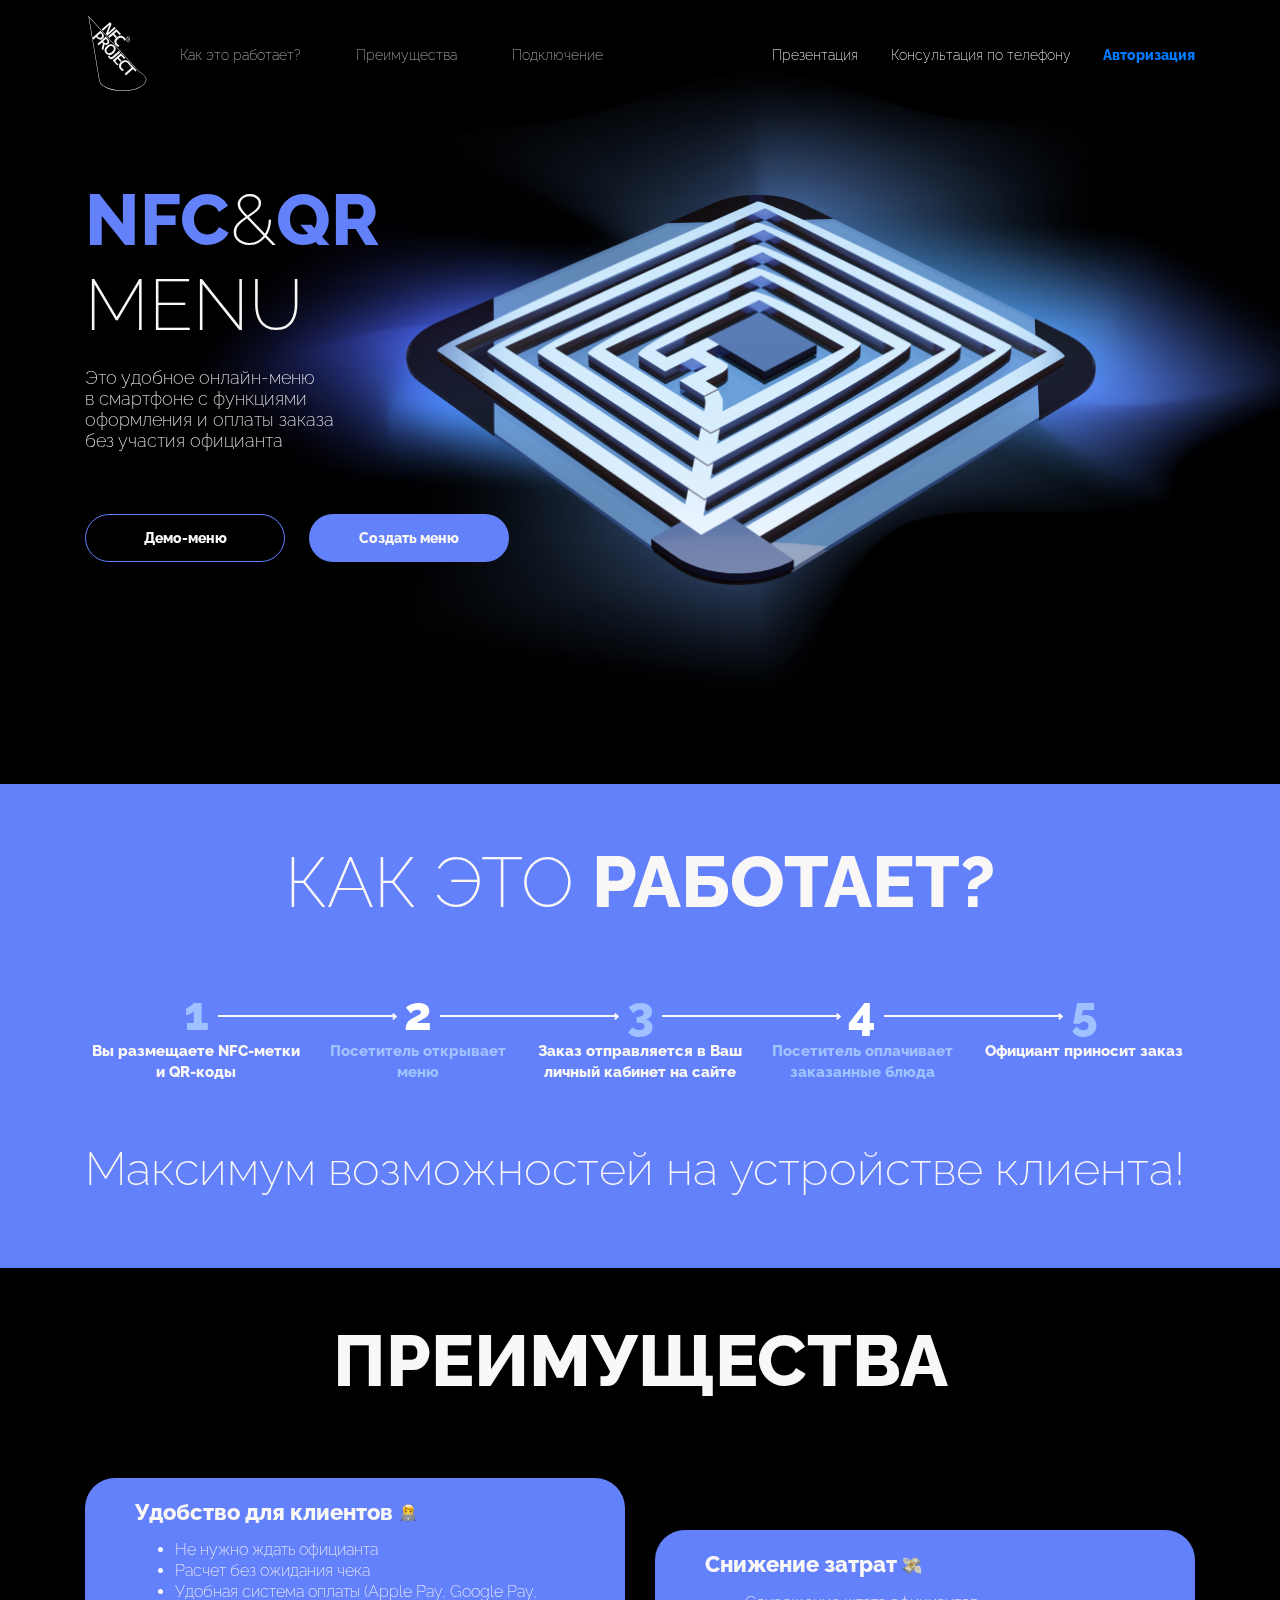
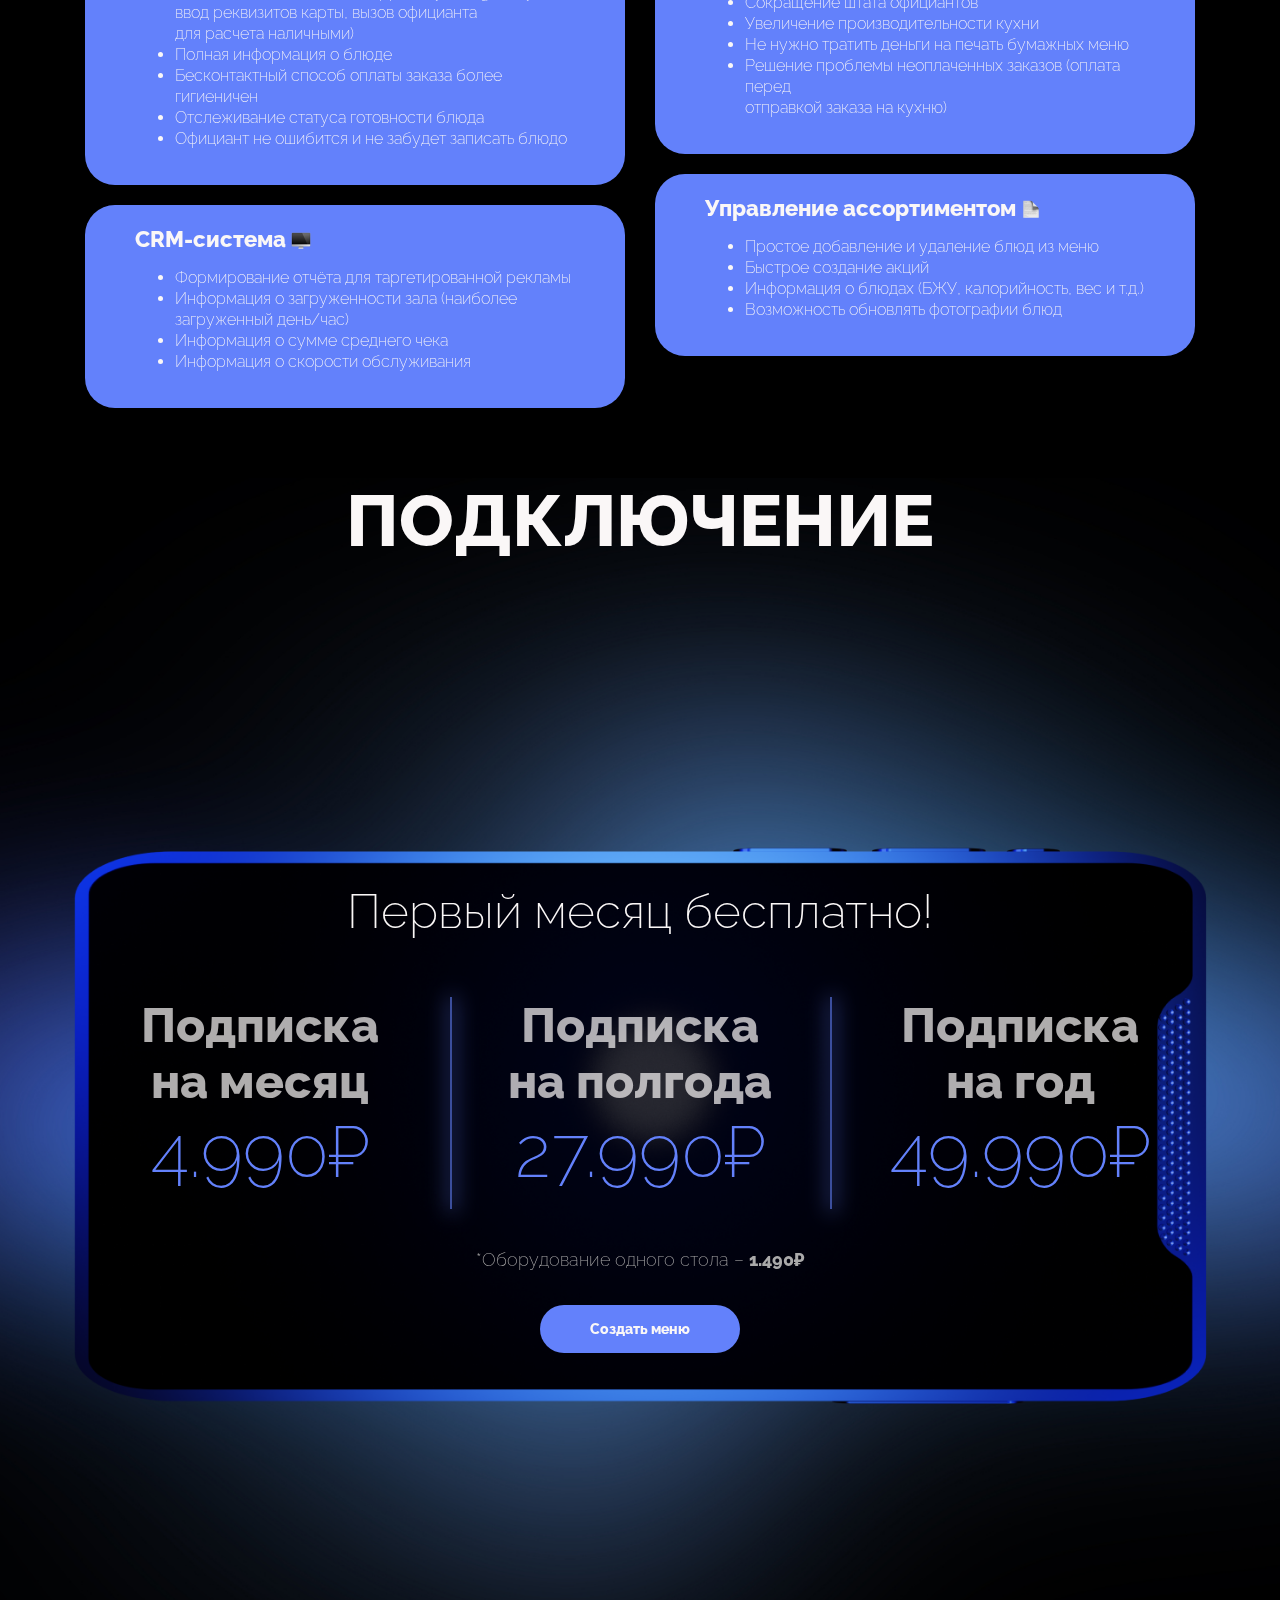
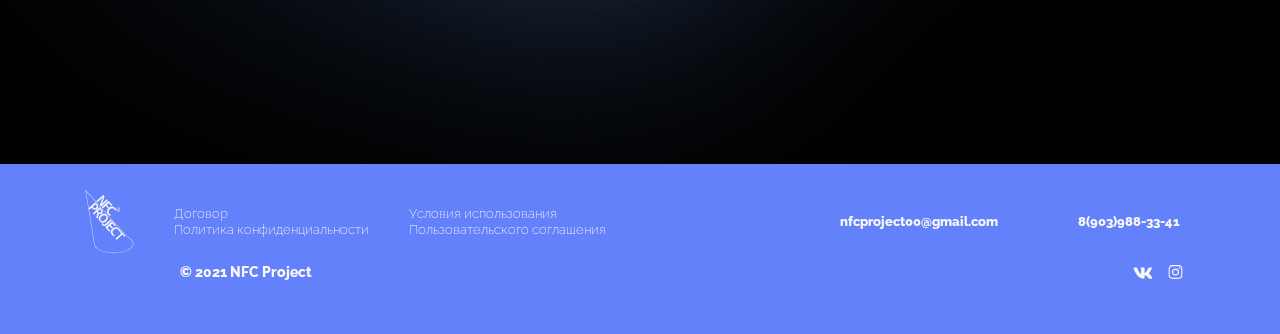
<file: src/index.html>
<!DOCTYPE html>
<html lang="en">
<head>
    <meta charset="UTF-8">
    <meta http-equiv="X-UA-Compatible" content="IE=edge">
    <meta name="viewport" content="width=device-width, initial-scale=1.0">
    <title>NFC&QR Menu</title>
    <link rel="stylesheet" href="css/bootstrap-reboot.min.css">
    <link rel="stylesheet" href="css/bootstrap-grid.min.css">
    <link rel="stylesheet" href="css/style.css">
    <link rel="preconnect" href="https://fonts.gstatic.com">
    <link href="https://fonts.googleapis.com/css2?family=Raleway:wght@200;800&display=swap" rel="stylesheet">
</head>
<body>
    <header id="header">
        <div class="container">
            <div class="row nav" id="navLox">
                <div class="col-1 logo" onclick="scrollToTop()">
                    <img src="icons/logo.svg" alt="logo">
                </div>
                <div class="col xuy">
                    <div class="col-5 nav_menu">
                        <ul class="nav_menu_link">
                            <li><a href="#how_it_work_link">Как это работает?</a></li>
                            <li><a href="#advantages_link">Преимущества</a></li>
                            <li><a href="#connection_link">Подключение</a></li>
                        </ul>
                    </div>
                    <div class="col-5 opt_butt">
                        <ul class="opt_butt_menu">
                            <li>Презентация</li>
                            <li onclick="consultByTel(event)">Консультация по телефону</li>
                            <li><span> <a href="authorization.html">Авторизация</a> </span></li>
                        </ul>
                    </div>
                </div>
            </div>
        </div>
    </header>

    <div class="authorization_wrapper">
        <div class="authorization_window">
            <button class="cross" onclick="consultByTel()"><img src="icons/close.png" alt="close"></button>
            <h4>Консультация по телефону</h4>
            <div class="input_form">
                <input type="text" name="" placeholder="Ваше имя">
            </div>
            <div class="input_form">
                <input type="" name="" placeholder="Номер телефона">
            </div>
            <div class="input_form">
                <input type="text" name="" placeholder="Город">
            </div>
            <div class="btn_wrapper">
                <button>
                    <span>
                        Оставить заявку
                    </span>
                </button>
            </div>
    
        </div>
    </div>

    <section class="promo">
        <div class="container">
            <div class="promo_main">
                <div class="col promo_name">
                    <h1 class="promo_header"><span>NFC</span>&<span>QR</span><br>MENU</h1>
                    <h2 class="promo_header_descr">Это удобное онлайн-меню<br>в смартфоне с функциями<br>оформления и оплаты заказа<br>без участия официанта</h2>
                    <div class="row justify-content-start">
                        <div class="col promo_demo">
                            <button class="promo_demo_menu">Демо-меню</button>
                            <button class="promo_create_menu">Создать меню</button>
                        </div>
                    </div>
                </div>
            </div>

        </div>
    </section>

    <section class="how_it_work">
        <a name="how_it_work_link" class="how_it_work_link" id="hiw_link"></a>
        <div class="container">

            <h3 class="how_it_work_title">КАК ЭТО <span>РАБОТАЕТ?</span></h3>

            <div class="work_seq">
                <div class="seq_block">
                    <div class="seq_num trans">
                        1
                    </div>
                    <div class="seq_text">
                        Вы размещаете NFC-метки<br>и QR-коды
                    </div>
                </div>
                <div class="seq_block">
                    <div class="seq_num">
                        2
                    </div>
                    <div class="seq_text trans">
                        Посетитель открывает<br>меню
                    </div>
                </div>
                <div class="seq_block">
                    <div class="seq_num trans">
                        3
                    </div>
                    <div class="seq_text">
                        Заказ отправляется в Ваш<br>личный кабинет на сайте
                    </div>
                </div>
                <div class="seq_block">
                    <div class="seq_num">
                        4
                    </div>
                    <div class="seq_text trans">
                        Посетитель оплачивает<br>заказанные блюда
                    </div>
                </div>
                <div class="seq_block">
                    <div class="seq_num trans">
                        5
                    </div>
                    <div class="seq_text">
                        Официант приносит заказ
                    </div>
                </div>
            </div>
            <p class="how_it_work_max">Максимум возможностей на устройстве клиента!</p>
        </div>
    </section>

    <section class="advantages">
        <a name="advantages_link" class="advantages_link" id="adv_link"></a>
        <div class="container">
            <h3>ПРЕИМУЩЕСТВА</h3>
            <div class="row" style="margin-top: 55px;">
                <div class="col">
                    <div class="advantages_first_col">
                        <div class="advantages_comfort">
                            <div class="advantages_comfort_title">
                                <div class="advantages_comfort_text">Удобство для клиентов</div>
                                <img style="margin-top: -15px; margin-left: -13px;" src="icons/emoji1.png" alt="emoji1">
                            </div>
                            <ul>
                                <li>Не нужно ждать официанта</li>
                                <li>Расчет без ожидания чека</li>
                                <li>Удобная система оплаты (Apple Pay, Google Pay,<br>ввод реквизитов карты, вызов официанта<br>для расчета наличными)</li>
                                <li>Полная информация о блюде</li>
                                <li>Бесконтактный способ оплаты заказа более гигиеничен</li>
                                <li>Отслеживание статуса готовности блюда</li>
                                <li>Официант не ошибится и не забудет записать блюдо</li>
                            </ul>
                        </div>
                        <div class="advantages_crm">
                            <div class="advantages_crm_title">
                                <div class="advantages_crm_text">CRM-система</div>
                                <img style="margin-top: -15px; margin-left: -13px;" src="icons/emoji2.png" alt="emoji2">
                            </div>
                            <ul>
                                <li>Формирование отчёта для таргетированной рекламы</li>
                                <li>Информация о загруженности зала (наиболее<br>загруженный день/час)</li>
                                <li>Информация о сумме среднего чека</li>
                                <li>Информация о скорости обслуживания</li>
                            </ul>
                        </div>
                    </div>
                </div>
                <div class="col advantages_second_col_main">
                    <div class="advantages_second_col">
                        <div class="advantages_costs">
                            <div class="advantages_costs_title">
                                <div class="advantages_costs_text">Снижение затрат</div>
                                <img style="margin-top: -15px; margin-left: -13px;" src="icons/emoji3.png" alt="emoji3">
                            </div>
                            <ul>
                                <li>Сокращение штата официантов</li>
                                <li>Увеличение производительности кухни</li>
                                <li>Не нужно тратить деньги на печать бумажных меню</li>
                                <li>Решение проблемы неоплаченных заказов (оплата перед<br>отправкой заказа на кухню) </li>
                            </ul>
                        </div>
                        <div class="advantages_management">
                            <div class="advantages_management_title">
                                <div class="advantages_management_text">Управление ассортиментом</div>
                                <img style="margin-top: -15px; margin-left: -13px;" src="icons/emoji4.png" alt="emoji4">
                            </div>
                            <ul>
                                <li>Простое добавление и удаление блюд из меню</li>
                                <li>Быстрое создание акций</li>
                                <li>Информация о блюдах (БЖУ, калорийность, вес и т.д.)</li>
                                <li>Возможность обновлять фотографии блюд</li>
                            </ul>
                        </div>
                    </div>
                </div>
            </div>
        </div>
    </section>

    <section class="connection">
        <a name="connection_link" class="connection_link" id="con_link"></a>
        <h3>ПОДКЛЮЧЕНИЕ</h3>
        <div class="container connection_con">
            <div class="connection_bg">
                <h4 class="connection_title">Первый месяц бесплатно!</h4>
                <div class="row">
                    <div class="col connection_sub" onmouseover="showDescr(event)" id="0">
                        <div class="connection_sub_title" id="0">
                            Подписка<br>на месяц
                        </div>
                        <div class="connection_sub_price" id="0">
                            4.990₽
                        </div>
                    </div>
                    <div class="col connection_sub" onmouseover="showDescr(event)" id="1">
                        <div class="connection_sub_title span" id="1">
                            Подписка<br>на полгода
                        </div>
                        <div class="connection_sub_price" id="1">
                            27.990₽
                        </div>
                    </div>
                    <div class="col connection_sub" onmouseover="showDescr(event)" id="2">
                        <div class="connection_sub_title" id="2">
                            Подписка<br>на год
                        </div>
                        <div class="connection_sub_price" id="2">
                            49.990₽
                        </div>
                    </div>
                </div>
                <div class="connection_descr">*Оборудование одного стола – <span>1.490₽</span></div>
                <div class="connection_btn">
                    <button class="connection_btn_text">Создать меню</button>
                </div>
            </div>
        </div>
    </section>

    <footer>
        <div class="container footer_con">
            <img src="icons/logo.svg" alt="logo">
            <div class="col p-0 footer_docs">
                <ul class="nav_footer">
                    <li>Договор</li>
                    <li>Политика конфиденциальности</li>
                </ul>
                <ul class="nav_footer">
                    <li>Условия использования</li>
                    <li>Пользовательского соглашения</li>
                </ul>
            </div>
            <div class="col-4 footer_cont">
                <div class="footer_contacts">nfcproject00@gmail.com</div>
                <div class="footer_contacts"> 8(903)988-33-41</div>
            </div>
        </div>
        <div class="container footer_brand">
            <div class="footer_naming">© 2021 NFC Project</div>
            <div class="soc_media">
                <img src="icons/vk-brands.svg" alt="vk">
                <img style="width: 30%; height: 90%" src="icons/instagram-brands.svg" alt="insta">    
            </div>
        </div>
    </footer>
</body>
<script src="js/script.js" type="text/javascript"></script>
<script></script>
</html>
</file>
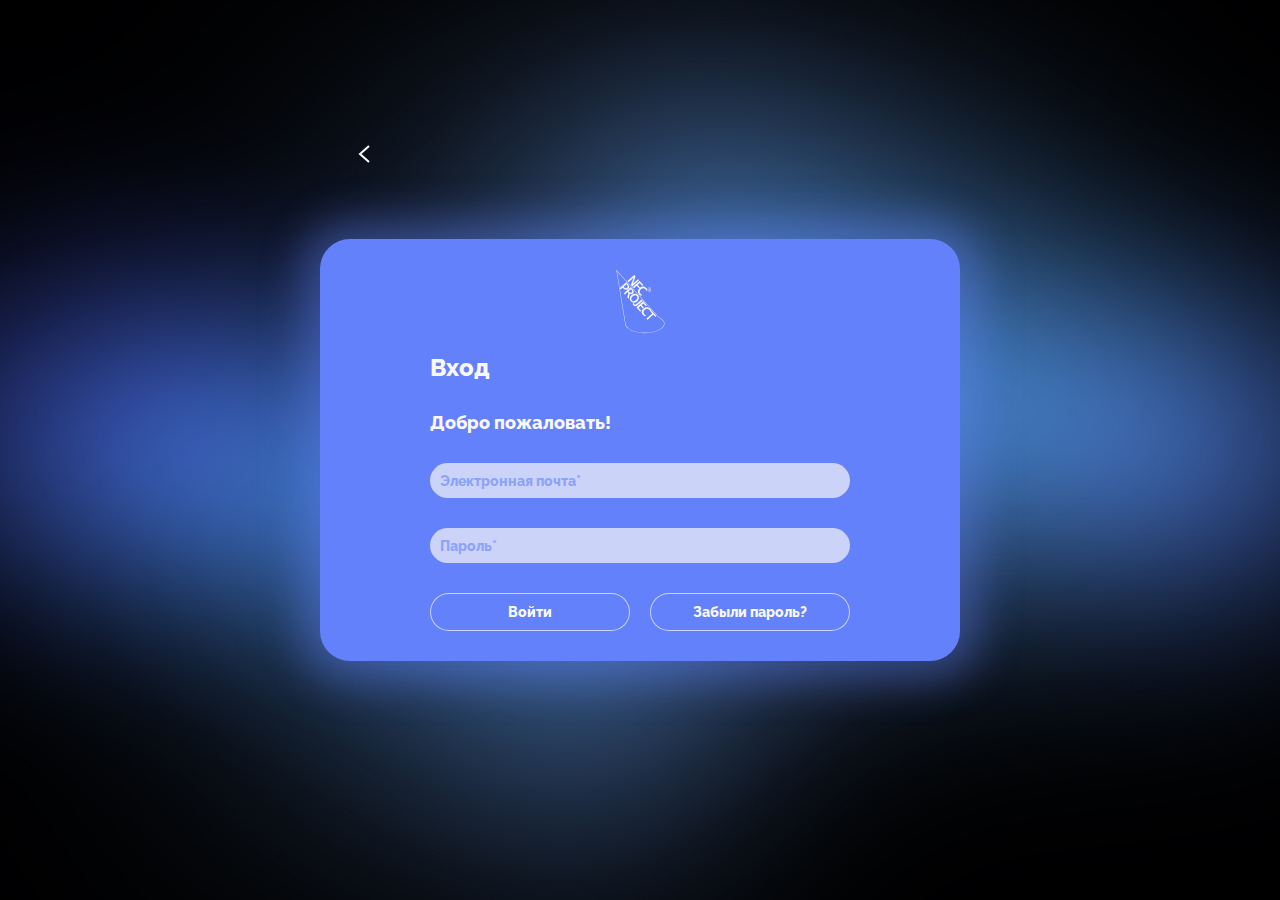
<file: src/authorization.html>
<!DOCTYPE html>
<html lang="en">
<head>
    <meta charset="UTF-8">
    <meta http-equiv="X-UA-Compatible" content="IE=edge">
    <meta name="viewport" content="width=device-width, initial-scale=1.0">
    <link rel="stylesheet" href="css/bootstrap-reboot.min.css">
    <link rel="stylesheet" href="css/bootstrap-grid.min.css">
    <link rel="stylesheet" href="css/style.css">
    <link rel="preconnect" href="https://fonts.gstatic.com">
    <link href="https://fonts.googleapis.com/css2?family=Raleway:wght@200;800&display=swap" rel="stylesheet">
    <title>Authorization</title>
</head>
<body>
    <section class="xer">
        <div class="arrow_back">
            <form action="index.html">
                <button class="cross_back"><img src="icons/Back.svg" alt="close"></button>
            </form>
        </div>
        <div class="authorization_wrapper_new">
            <div class="authorization_window">
                <div class="logo_authoriz">
                    <img src="icons/logo.svg" alt="logo">
                </div>
                <h5>Вход</h5>
                <h6>Добро пожаловать!</h6>
                <div class="input_form">
                    <input type="" name="" placeholder="Электронная почта*">
                </div>
                <div class="input_form">
                    <input type="text" name="" placeholder="Пароль*">
                </div>
                <div class="btns">
                    <div class="btn_wrapper">
                        <button style="width: 100%; margin-right: 10px;"><span>Войти</span></button>
                    </div>
                    <div class="btn_wrapper">
                        <button style="width: 100%; margin-left: 10px;"><span>Забыли пароль?</span></button>
                    </div>
                </div>
            </div>
        </div>    
    </section>
</body>
<script src="js/script.js" type="text/javascript"></script>
</html>
</file>
<file: src/css/style.css>
@import url('media.css');

html{
    scroll-behavior: smooth;
}
body{
    background: #000;
    position: relative;
}
body.open{
    overflow: hidden;
}

.xer{
    background: url(../img/bg_authoriz.png) center center/cover no-repeat;
}

/* Хедер */

header{
    
    transition: .5s;
    z-index: 3;
    position: absolute;
    width: 100%;
}

header.sasi{
    background: #6381FB;
    position: fixed;
    width: 100%;
    top: 0;
    box-shadow: 0 2px 10px rgba(0, 0, 0, 0.226);
}

.nav{
    height: 110px;
    transition: .3s;

}
.nav.sasi{
    height: 60px;
}
.xuy{
    display: flex;
    justify-content: space-between;
}
.logo{
    display: flex;
    width: 75%;
    height: 70%;
    justify-content: center;
    align-items: center;
    margin-top: 15px;
    cursor: pointer;
    transition: .2;
}

.logo img{
    height: 100%;
}
.nav_menu{
    display: flex;
    align-items: center;
    height: 100%;
    padding: 0;

}
.nav_menu_link{
    padding-left: 0;
    list-style-type: none;
    display: flex;
    justify-content: space-between;
    font-family: Raleway;
    font-style: normal;
    font-weight: 200;
    font-size: 14px;
    line-height: 16px;

    color: #FAF7F7;

    margin-bottom: 0;
    width: 100%;
}
.nav_menu_link li {
    opacity: .7;
    transition: .2s;
}
.nav_menu_link li.bold{
    font-weight: bold;
    opacity: 1;
    transform: scale(1.054);
}
.nav_menu_link a{
    outline: none;
    text-decoration: none;  
    color: #FAF7F7;

}
.opt_butt{
    margin-bottom: 0;
    padding: 0;
    display: flex;
    align-items: center;
    height: 100%;
}
.opt_butt_menu{
    list-style-type: none;
    display: flex;
    justify-content: space-between;
    font-family: Raleway;
    font-style: normal;
    font-weight: 200;
    font-size: 14px;
    line-height: 16px;
    padding-left: 0;

    color: #FAF7F7;
    margin: 0;
    width: 100%;
}

.opt_butt_menu li{
    cursor: pointer;
}

.opt_butt_menu span{
    font-family: Raleway;
    font-style: normal;
    font-weight: 800;
    font-size: 14px;
    line-height: 16px;

    color: #FAF7F7;
}

/* Консультация по телефону */
.cross{
    position: absolute;
    top: 15px;
    right: 15px;
    border: none;
    background: transparent;
}
.cross_back{
    position: absolute;
    top: 140px;
    left: 352px;
    border: none;
    background: transparent;
}
.authorization_window button{
    outline: none;
}
.authorization_wrapper{
    position: fixed;
    width: 100%;
    height: 100vh;
    z-index: 0;
    visibility: hidden;
    border-radius:200px;
    opacity: 0;
    transform: scale(.8);
    transition: .3s;
    display: flex;
    justify-content: center;
    align-items: center;
    background: rgba(0, 0, 0, 0.863);
}
.authorization_wrapper.open{
    z-index: 5;
    visibility: visible;
    opacity: 1;
    border-radius:0px;
    transform: scale(1);
}
.authorization_wrapper_new{
    /* position: fixed; */
    width: 100%;
    height: 100vh;
    z-index: 0;
    /* visibility: hidden; */
    border-radius:200px;
    /* opacity: 0;
    transform: scale(.8);
    transition: .3s; */
    display: flex;
    justify-content: center;
    align-items: center;
    /* background: rgba(0, 0, 0, 0.863); */
}

.btns{
    display: flex;
}

.authorization_window{
    position: absolute;
    width: 640px;
    padding: 30px 110px;
    background: #6381FB;
    box-shadow: 1px 1px 40px 20px rgba(99, 129, 251, 0.4);
    border-radius: 30px;
    z-index: 1;
}
.authorization_window h4{
    font-family: Raleway;
    font-style: normal;
    font-weight: 800;
    font-size: 24px;
    line-height: 28px;

    color: #FAF7F7;
    text-align: center;
    margin: 0;
}
.authorization_window h5{
    font-family: Raleway;
    font-style: normal;
    font-weight: 800;
    font-size: 24px;
    line-height: 28px;
    
    color: #FAF7F7;
    margin-top: 20px;
}
.authorization_window h6{
    font-family: Raleway;
    font-style: normal;
    font-weight: 800;
    font-size: 18px;
    line-height: 21px;

    color: #FAF7F7;
    margin-top: 30px;
}
.authorization_window .logo_authoriz{
    display: flex;
    justify-content: center;
}

.input_form{
    margin: 30px 0;
    
    
}
.input_form input{
    background: rgba(250, 247, 247, 0.7);
    border-radius: 30px;
    border: none;
    outline: none;
    width: 100%;
    height: 35px;
    padding: 10px;
    box-sizing:border-box;
}

.input_form input::placeholder{
    font-family: Raleway;
    font-style: normal;
    font-weight: 800;
    font-size: 14px;
    line-height: 16px;
    
    color: rgba(99, 129, 251, 0.6);
}

.btn_wrapper{
    width: 100%;
    display: flex;
    justify-content: center;
    align-items: center;
    text-align: center;
}

.authorization_window .btn_wrapper button{
    font-family: Raleway;
    font-style: normal;
    font-weight: 800;
    font-size: 14px;
    line-height: 16px;
    display: flex;
    justify-content: center;
    align-items: center;
    width: 50%;
    text-align: right;
    padding: 10px;
    color: #FAF7F7;
    border: 1px solid rgba(250, 247, 247, 0.7);
    box-sizing: border-box;
    border-radius: 30px;
    background: #6381FB;
    outline: none;
}
.authorization_window button:hover, .authorization_window button:hover span{
    filter: drop-shadow(1px 4px 5px rgba(0, 0, 0, 0.25));

}

/* Главная страница */

.promo{
    max-height: 788px;
    width: 100%;
    overflow: hidden;
    position: relative;
    padding: 177px 0 222px 0;
    background: url(../img/bg_main.png) center center/cover no-repeat;
}
.promo_main{
    display: flex; 
    align-items: center;
}

.promo .promo_name{
    padding: 0;
}
.promo .promo_header{
    font-family: Raleway;
    font-style: normal;
    font-weight: 200;
    font-size: 72px;
    line-height: 85px;

    color: #FAF7F7;
}
.promo .promo_header span{
    font-family: Raleway;
    font-style: normal;
    font-weight: 800;
    font-size: 72px;
    line-height: 85px;

    color: #6381FB;
}
.promo_header_descr{
    font-family: Raleway;
    font-style: normal;
    font-weight: 200;
    font-size: 18px;
    line-height: 21px;

    color: #FAF7F7;

    margin-top: 20px;
}
.promo .promo_demo{
    margin-top: 55px;
}
.promo .promo_demo_menu{
    width: 200px;
    height: 48px;
    font-family: Raleway;
    font-style: normal;
    font-weight: 800;
    font-size: 14px;
    line-height: 16px;

    color: #FAF7F7;

    border: 1px solid #6381FB;
    box-sizing: border-box;
    border-radius: 30px;
    background: #000;
    padding: 0;
    outline: none;
}
.promo .promo_demo_menu:hover{
    box-shadow: 1px 1px 40px 20px rgba(99, 129, 251, 0.25);
}
.promo .promo_create_menu{
    width: 200px;
    height: 48px;
    font-family: Raleway;
    font-style: normal;
    font-weight: 800;
    font-size: 14px;
    line-height: 16px;
    color: #FAF7F7;

    background: #6381FB;
    border-radius: 30px;
    margin-left: 20px;
    padding: 0;
    outline: none;
    border: none;
}
.promo .promo_create_menu:hover{
    box-shadow: 1px 1px 40px 20px rgba(99, 129, 251, 0.25);
}

/* Как это работает */

.how_it_work{
    position: relative;
    background: url(../img/bg_work.png) center center/cover no-repeat;
    padding: 55px 0;
}.how_it_work_link{
    position: absolute;
    top: -59px;
}

.how_it_work_title{
    font-family: Raleway;
    font-style: normal;
    font-weight: 200;
    font-size: 70px;
    line-height: 85px;
    
    color: #FAF7F7;
    text-align: center;
}
.how_it_work_title span{
    font-family: Raleway;
    font-style: normal;
    font-weight: 800;
    font-size: 72px;
    line-height: 85px;

    color: #FAF7F7;
}
.seq_block{
    width: 300px;
    position: relative;
    display: flex;
    flex-direction: column;
    justify-content: center;
    align-items: center;
    text-align: center;
   
}
.seq_num{
    font-family: Raleway;
    font-style: normal;
    font-weight: 800;
    font-size: 48px;
    line-height: 56px;
    text-align: center;

    color: #fff;

    mix-blend-mode: normal;
}
.seq_text{
    font-family: Raleway;
    font-style: normal;
    font-weight: 800;
    font-size: 15px;
    line-height: 21px;
    text-align: center;
    color: #FAF7F7;
    height: 100px;
}
.seq_block::after{
    position: absolute;
    content: '';
    display: block;
    width: 80%;
    height: 2px;
    background: #FAF7F7;
    left: 60%;
    top: 30px;
    z-index: 2;
}
.work_seq{
    display: flex;
    margin-top: 60px;
    
}
.seq_block:last-child::after,.seq_block:last-child::before{
    display: none;
}
.seq_block::before{
    content:'';
    display: block;
    position: absolute;
    width: 5px;
    height: 5px;
    border-top: 2px solid #FAF7F7;
    border-right: 2px solid #FAF7F7;
    transform: rotate(45deg);
    left: 138%;
    top: 29px;
    z-index: 3;
}
.trans{
    color: #6381FB;
    mix-blend-mode: screen;
}
.how_it_work_max{
    font-family: Raleway;
    font-style: normal;
    font-weight: 200;
    font-size: 47px;
    line-height: 56px;

    color: #FAF7F7;
}
h3{
    font-family: Raleway;
    font-style: normal;
    font-weight: 800;
    font-size: 72px;
    line-height: 85px;

    color: #FAF7F7;
    text-align: center;
}

/* Преимущества */
.advantages_link{
    position: absolute;
    top: -59px;
}

.advantages{
    position: relative;
    padding: 50px 0 70px 0;
}
.advantages_second_col_main{
    display: flex;
    flex-direction: column;
    justify-content: center;
    align-items: center;
}
.advantages_comfort, .advantages_crm, .advantages_costs, .advantages_management{
    background: #6381FB;
    border-radius: 30px;
    padding: 20px 50px;
    margin-top: 20px;
}
.advantages_comfort_title, .advantages_crm_title, .advantages_costs_title, .advantages_management_title{
    display: flex;
}
.advantages_comfort_text, .advantages_crm_text, .advantages_costs_text, .advantages_management_text{
    font-family: Raleway;
    font-style: normal;
    font-weight: 800;
    font-size: 22px;
    line-height: 28px;
    text-align: center;

    color: #FAF7F7;
}
.advantages_comfort ul, .advantages_crm ul, .advantages_costs ul, .advantages_management ul{
    font-family: Raleway;
    font-style: normal;
    font-weight: 200;
    font-size: 16px;
    line-height: 21px;

    color: #FAF7F7;
}

/* Подключение */
.connection_link{
    position: absolute;
    top: -59px;
}
.connection{
    position: relative;
    background: url(../img/bg_phone.png) center center/cover no-repeat;
}
.connection_con{
    height: 1293px;
    display: flex;
    flex-direction: column;
    justify-content: center;
    margin-top: -100px;
}
.connection_title{
    font-family: Raleway;
    font-style: normal;
    font-weight: 200;
    font-size: 48px;
    line-height: 56px;
    text-align: center;

    color: #FAF7F7;
}
.connection_sub{
    margin-top: 50px;
}
.connection_sub::after{
    content:'';
    display: block;
    position: absolute;
    left: 0;
    top: 0;
    height: 212px;
    width: 2px;
    mix-blend-mode: screen;
    background: rgba(99, 129, 251, 0.6);
    box-sizing:border-box;
    /* border-right: 2px solid rgba(99, 129, 251, 0.6); */
    box-shadow: 1px 1px 20px 2px rgb(99 129 251 / 60%);
}

.connection_sub:hover .connection_sub_title{
    color:#fff;
    cursor: pointer;
}
.connection_sub:first-child::after{
    display: none;
}
.connection_sub_title{
    font-family: Raleway;
    font-style: normal;
    font-weight: 800;
    font-size: 48px;
    line-height: 56px;
    text-align: center;
    
    color: rgba(250, 247, 247, 0.7);
}
/* .connection_sub_title:hover{
    font-family: Raleway;
    font-style: normal;
    font-weight: 800;
    font-size: 48px;
    line-height: 56px;
    text-align: center;

    color: #FAF7F7;

} */
/* .span{
    font-family: Raleway;
    font-style: normal;
    font-weight: 800;
    font-size: 48px;
    line-height: 56px;
    text-align: center;

    color: #FAF7F7;
} */
.connection_sub_price{
    font-family: Raleway;
    font-style: normal;
    font-weight: 200;
    font-size: 72px;
    line-height: 85px;
    text-align: center;

    color: #6381FB;
}
.connection_descr{
    margin-top: 55px;
    font-family: Raleway;
    font-style: normal;
    font-weight: 200;
    font-size: 18px;
    line-height: 21px;
    text-align: center;

    color: #AAAAAA;
}
.connection_descr span{
    font-family: Raleway;
    font-style: normal;
    font-weight: 800;
    font-size: 18px;
    line-height: 21px;
    text-align: center;

    color: #AAAAAA;
}
.connection_btn{
    margin-top: 35px;
    display: flex;
    justify-content: center;
    align-items: center;
    
}
.connection_btn button{
    outline: none;
    border: none;
}

.connection_btn_text{
    background: #6381FB;
    border-radius: 30px;
    width: 200px;
    height: 48px;
    outline: none;
    border: none;
    font-family: Raleway;
    font-style: normal;
    font-weight: 800;
    font-size: 14px;
    line-height: 16px;

    color: #FAF7F7;
}
.connection_btn_text:hover{
    box-shadow: 1px 1px 40px 20px rgba(99, 129, 251, 0.25);
}


/* Футер */
footer{
    height: 170px;
    background: #6381FB;
    padding: 25px 0;
}
.footer_con{
    display: flex;
    justify-content: center;
    align-items: center;
    margin-bottom: 0;
}
.footer_docs{
    display: flex;
    align-items: center;
}
.nav_footer{
    list-style-type: none;
    font-family: Raleway;
    font-style: normal;
    font-weight: 200;
    font-size: 13px;
    line-height: 16px;
    
    color: #FAF7F7;
    margin: 0;
}
.footer_cont{
    display: flex;
    justify-content: space-between;
}
.footer_contacts{
    font-family: Raleway;
    font-style: normal;
    font-weight: 800;
    font-size: 13px;
    line-height: 16px;
    
    color: #FAF7F7;    
}
.footer_naming{
    font-family: Raleway;
    font-style: normal;
    font-weight: 800;
    font-size: 14px;
    line-height: 16px;

    color: #FAF7F7;
}
.footer_brand{
    padding: 0 27px 25px 110px;
    margin-top: 10px;
    display: flex;
    justify-content: space-between;
}
.soc_media{
    display: flex;
    width: 50px;
    justify-content: space-between;
}
</file>
